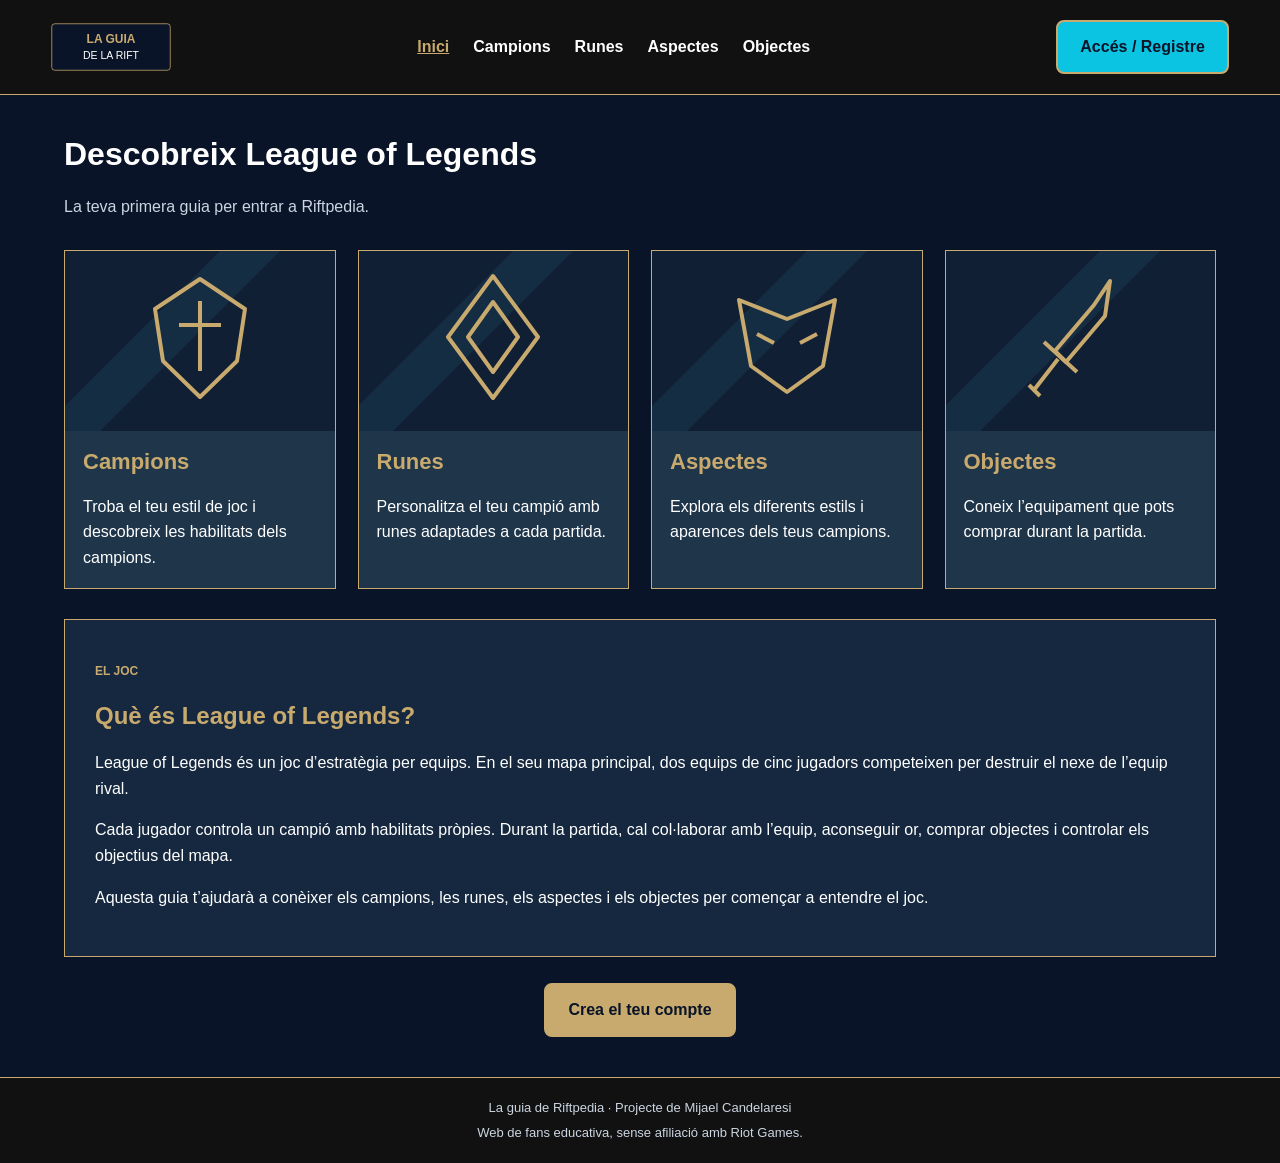
<file: index.html>
<!DOCTYPE html>
<html lang="ca">
<head>
    <meta charset="UTF-8">
    <meta name="viewport" content="width=device-width, initial-scale=1.0">
    <title>Inici | La guia de Riftpedia</title>
    <link rel="stylesheet" href="styles/styles.css">
</head>
<body>
    <a class="salt-contingut" href="#contingut-principal">Salta al contingut principal</a>
    <header class="capcalera">
        <a class="logotip" href="index.html">
            <img src="img/logotip.svg" alt="La guia de Riftpedia – Inici">
        </a>
        <nav class="navegacio" aria-label="Navegació principal">
            <a href="index.html" aria-current="page">Inici</a>
            <a href="index.html#campions">Campions</a>
            <a href="index.html#runes">Runes</a>
            <a href="index.html#aspectes">Aspectes</a>
            <a href="index.html#objectes">Objectes</a>
        </nav>
        <a class="boto boto-acces" href="login.html">Accés / Registre</a>
    </header>
    <main class="contingut-principal" id="contingut-principal" tabindex="-1">
        <h1>Descobreix League of Legends</h1>
        <p class="introduccio">La teva primera guia per entrar a Riftpedia.</p>
        <!-- Les quatre targetes ocupen una mateixa fila en pantalles grans. -->
        <section class="seccions" aria-label="Seccions de la guia">
            <article class="targeta" id="campions">
                <img src="img/campions.svg" alt="" class="imatge-targeta">
                <div class="text-targeta">
                    <h2>Campions</h2>
                    <p>Troba el teu estil de joc i descobreix les habilitats dels campions.</p>
                </div>
            </article>
            <article class="targeta" id="runes">
                <img src="img/runes.svg" alt="" class="imatge-targeta">
                <div class="text-targeta">
                    <h2>Runes</h2>
                    <p>Personalitza el teu campió amb runes adaptades a cada partida.</p>
                </div>
            </article>
            <article class="targeta" id="aspectes">
                <img src="img/aspectes.svg" alt="" class="imatge-targeta">
                <div class="text-targeta">
                    <h2>Aspectes</h2>
                    <p>Explora els diferents estils i aparences dels teus campions.</p>
                </div>
            </article>
            <article class="targeta" id="objectes">
                <img src="img/objectes.svg" alt="" class="imatge-targeta">
                <div class="text-targeta">
                    <h2>Objectes</h2>
                    <p>Coneix l’equipament que pots comprar durant la partida.</p>
                </div>
            </article>
        </section>
        <section class="explicacio" id="sobre-el-joc" aria-labelledby="titol-joc">
            <p class="etiqueta">EL JOC</p>
            <h2 id="titol-joc">Què és League of Legends?</h2>
            <p>League of Legends és un joc d’estratègia per equips. En el seu mapa principal, dos equips de cinc jugadors competeixen per destruir el nexe de l’equip rival.</p>
            <p>Cada jugador controla un campió amb habilitats pròpies. Durant la partida, cal col·laborar amb l’equip, aconseguir or, comprar objectes i controlar els objectius del mapa.</p>
            <p>Aquesta guia t’ajudarà a conèixer els campions, les runes, els aspectes i els objectes per començar a entendre el joc.</p>
        </section>
        <p class="accio-principal">
            <a class="boto boto-daurat" href="register.html">Crea el teu compte</a>
        </p>
    </main>
    <footer class="peu-pagina">
        <p>La guia de Riftpedia · Projecte de Mijael Candelaresi</p>
        <p>Web de fans educativa, sense afiliació amb Riot Games.</p>
    </footer>
</body>
</html>
</file>
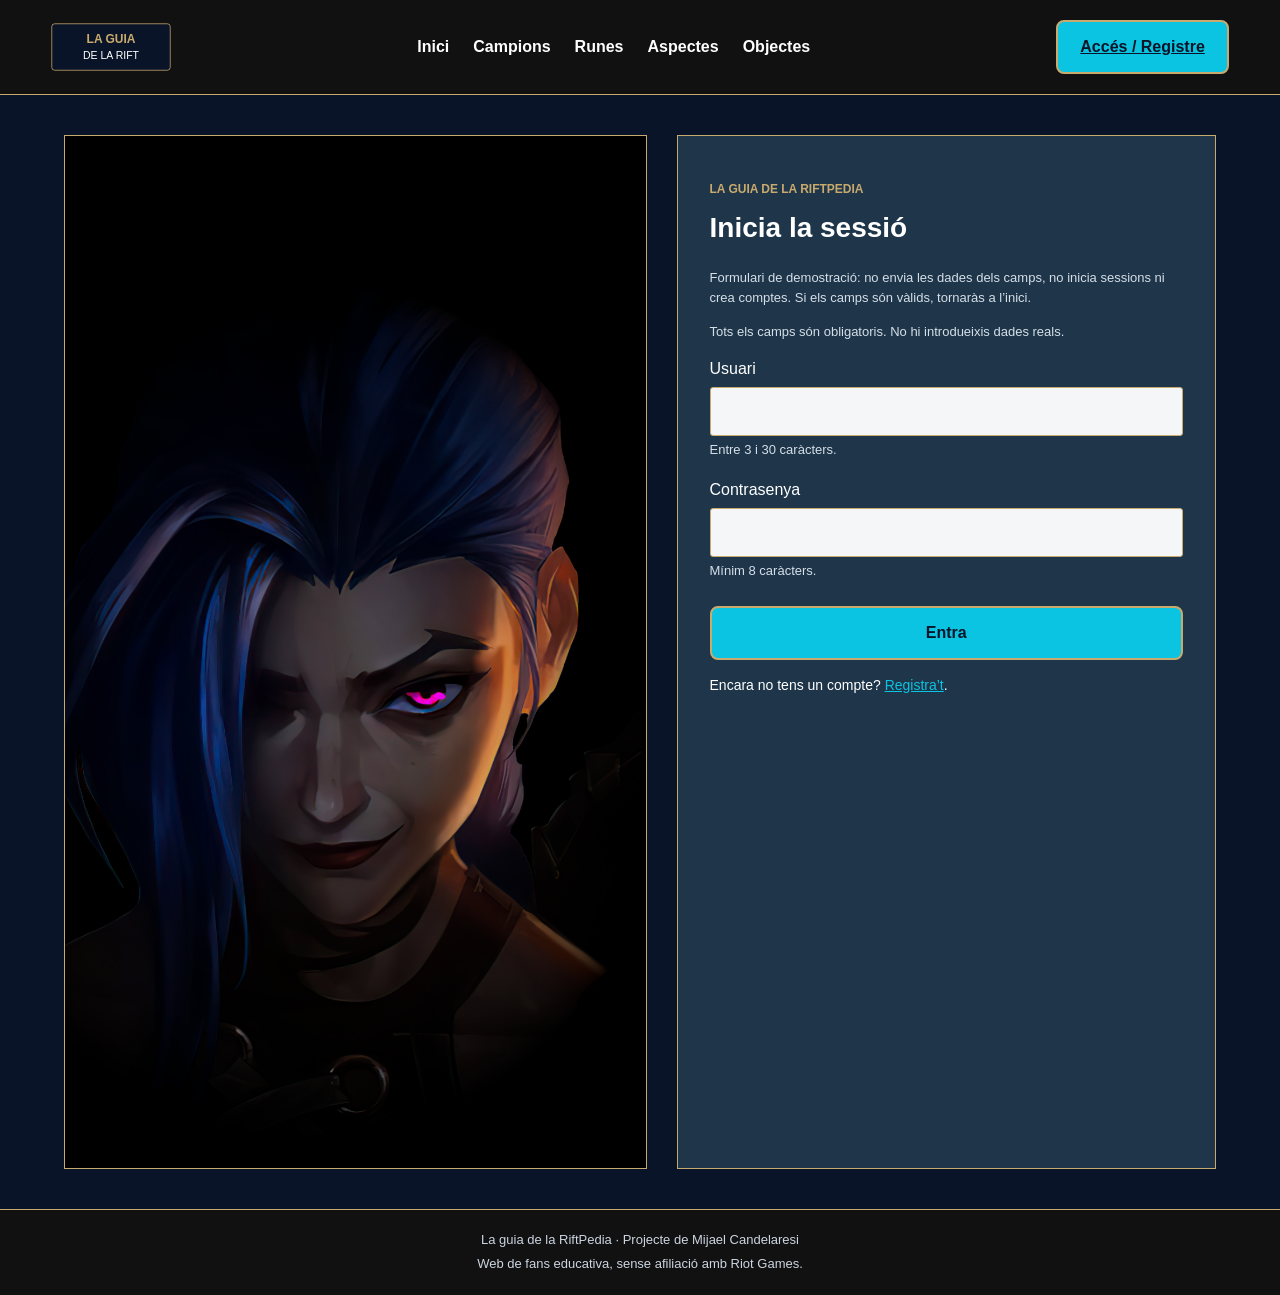
<file: login.html>
<!DOCTYPE html>
<html lang="ca">
<head>
    <meta charset="UTF-8">
    <meta name="viewport" content="width=device-width, initial-scale=1.0">
    <title>Inicia la sessió | La guia de la RiftPedia</title>
    <link rel="stylesheet" href="styles/styles.css">
</head>
<body>
    <a class="salt-contingut" href="#contingut-principal">Salta al contingut principal</a>
    <header class="capcalera">
        <a class="logotip" href="index.html">
            <img src="img/logotip.svg" alt="La guia de Riftpedia – Inici">
        </a>
        <nav class="navegacio" aria-label="Navegació principal">
            <a href="index.html">Inici</a>
            <a href="index.html#campions">Campions</a>
            <a href="index.html#runes">Runes</a>
            <a href="index.html#aspectes">Aspectes</a>
            <a href="index.html#objectes">Objectes</a>
        </nav>
        <a class="boto boto-acces" href="login.html" aria-current="page">Accés / Registre</a>
    </header>
    <main class="contingut-formulari" id="contingut-principal" tabindex="-1">
        
        <div class="panell-imatge">
            <img src="img/arcane.png" alt="">
        </div>
        <section class="panell-formulari" aria-labelledby="titol-formulari">
            <header>
                <p class="etiqueta">LA GUIA DE LA RIFTPEDIA</p>
                <h1 id="titol-formulari">Inicia la sessió</h1>
            </header>
            <p class="avis">Formulari de demostració: no envia les dades dels camps, no inicia sessions ni crea comptes. Si els camps són vàlids, tornaràs a l’inici.</p>
            <p class="avis" id="camps-obligatoris">Tots els camps són obligatoris. No hi introdueixis dades reals.</p>
            <form aria-describedby="camps-obligatoris" id="formulari-acces" action="index.html" method="get">
                <p class="camp">
                    <label for="usuari">Usuari</label>
                    <input type="text" id="usuari" required minlength="3" maxlength="30" autocomplete="username" aria-describedby="ajuda-usuari">
                    <small id="ajuda-usuari">Entre 3 i 30 caràcters.</small>
                </p>
                <p class="camp">
                    <label for="contrasenya">Contrasenya</label>
                    <input type="password" id="contrasenya" required minlength="8" autocomplete="current-password" aria-describedby="ajuda-contrasenya">
                    <small id="ajuda-contrasenya">Mínim 8 caràcters.</small>
                </p>
                <button type="submit" class="boto boto-formulari">Entra</button>
            </form>
            <p class="enllac-formulari">Encara no tens un compte? <a href="register.html">Registra’t</a>.</p>
        </section>
    </main>
    <footer class="peu-pagina">
        <p>La guia de la RiftPedia · Projecte de Mijael Candelaresi</p>
        <p>Web de fans educativa, sense afiliació amb Riot Games.</p>
    </footer>
</body>
</html>
</file>
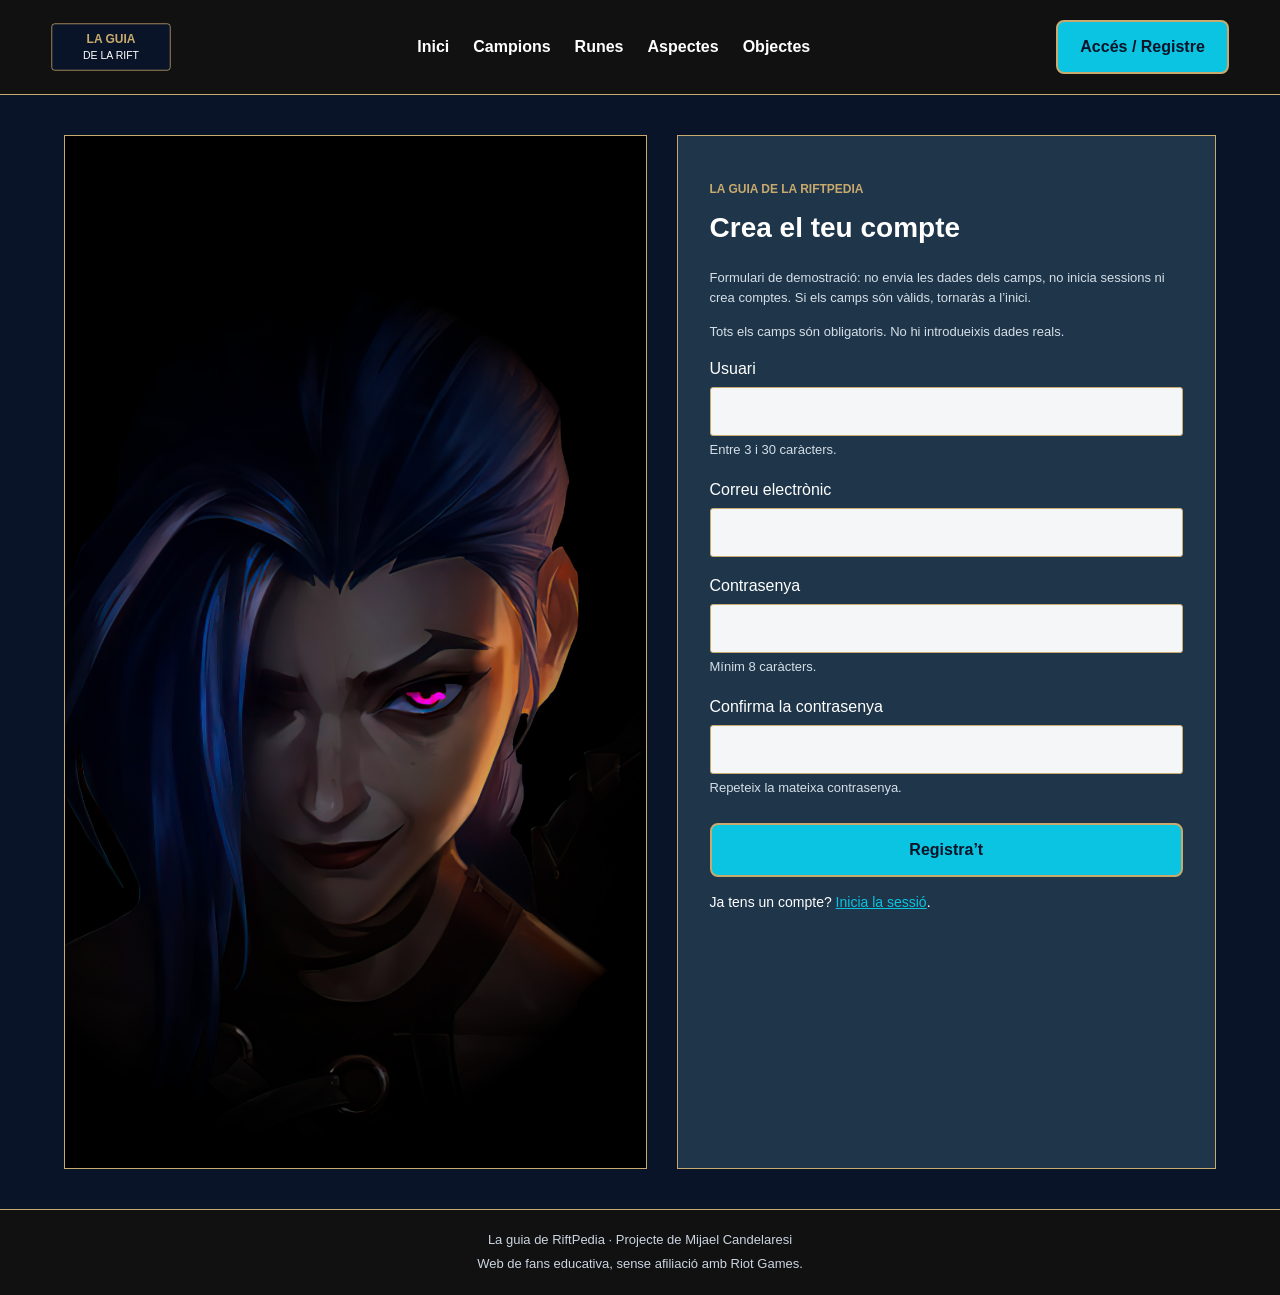
<file: register.html>
<!DOCTYPE html>
<html lang="ca">
<head>
    <meta charset="UTF-8">
    <meta name="viewport" content="width=device-width, initial-scale=1.0">
    <title>Crea el teu compte | La guia de la RiftPedia</title>
    <link rel="stylesheet" href="styles/styles.css">
</head>
<body>
    <a class="salt-contingut" href="#contingut-principal">Salta al contingut principal</a>
    <header class="capcalera">
        <a class="logotip" href="index.html">
            <img src="img/logotip.svg" alt="La guia de Riftpedia – Inici">
        </a>
        <nav class="navegacio" aria-label="Navegació principal">
            <a href="index.html">Inici</a>
            <a href="index.html#campions">Campions</a>
            <a href="index.html#runes">Runes</a>
            <a href="index.html#aspectes">Aspectes</a>
            <a href="index.html#objectes">Objectes</a>
        </nav>
        <a class="boto boto-acces" href="login.html">Accés / Registre</a>
    </header>
    <main class="contingut-formulari" id="contingut-principal" tabindex="-1">
        <div class="panell-imatge">
            <img src="img/arcane.png" alt="">
        </div>
        <section class="panell-formulari" aria-labelledby="titol-formulari">
            <header>
                <p class="etiqueta">LA GUIA DE LA RIFTPEDIA</p>
                <h1 id="titol-formulari">Crea el teu compte</h1>
            </header>
            <p class="avis">Formulari de demostració: no envia les dades dels camps, no inicia sessions ni crea comptes. Si els camps són vàlids, tornaràs a l’inici.</p>
            <p class="avis" id="camps-obligatoris">Tots els camps són obligatoris. No hi introdueixis dades reals.</p>
            <form aria-describedby="camps-obligatoris" id="formulari-registre" action="index.html" method="get">
                <p class="camp">
                    <label for="usuari">Usuari</label>
                    <input type="text" id="usuari" required minlength="3" maxlength="30" autocomplete="username" aria-describedby="ajuda-usuari">
                    <small id="ajuda-usuari">Entre 3 i 30 caràcters.</small>
                </p>
                <p class="camp">
                    <label for="correu">Correu electrònic</label>
                    <input type="email" id="correu" required autocomplete="email">
                </p>
                <p class="camp">
                    <label for="contrasenya">Contrasenya</label>
                    <input type="password" id="contrasenya" required minlength="8" autocomplete="new-password" aria-describedby="ajuda-contrasenya">
                    <small id="ajuda-contrasenya">Mínim 8 caràcters.</small>
                </p>
                <p class="camp">
                    <label for="confirmacio">Confirma la contrasenya</label>
                    <input type="password" id="confirmacio" required minlength="8" autocomplete="new-password" aria-describedby="ajuda-confirmacio">
                    <small id="ajuda-confirmacio">Repeteix la mateixa contrasenya.</small>
                </p>
                <button type="submit" class="boto boto-formulari">Registra’t</button>
            </form>
            <p class="enllac-formulari">Ja tens un compte? <a href="login.html">Inicia la sessió</a>.</p>
        </section>
    </main>
    <footer class="peu-pagina">
        <p>La guia de RiftPedia · Projecte de Mijael Candelaresi</p>
        <p>Web de fans educativa, sense afiliació amb Riot Games.</p>
    </footer>
</body>
</html>
</file>
<file: styles/styles.css>
/* Colors principals: blau fosc #0a1428, turquesa #0bc4e2 i daurat #c8aa6e. */
/* El navegador utilitza Inter si està instal·lada; si no, Arial. */

* {
    box-sizing: border-box;
}

body {
    margin: 0;
    background-color: #0a1428;
    color: #ffffff;
    font-family: Inter, Arial, sans-serif;
    line-height: 1.6;
    min-height: 100vh;
    display: flex;
    flex-direction: column;
}
main {
    flex-grow: 1;
}
a {
    color: #0bc4e2;
}
a:focus-visible, button:focus-visible, input:focus-visible {
    outline: 3px solid #ffffff;
    outline-offset: 4px;
}
.capcalera {
    display: flex;
    align-items: center;
    gap: 24px;
    padding: 20px 4%;
    background-color: #111111;
    border-bottom: 1px solid #c8aa6e;
}
.logotip img {
    display: block;
    width: 120px;
}
.navegacio {
    display: flex;
    flex: 1;
    justify-content: center;
    flex-wrap: wrap;
    gap: 24px;
}
.navegacio a {
    color: #ffffff;
    text-decoration: none;
    font-weight: bold;
    min-height: 24px;
}
.navegacio a:hover, .navegacio a[aria-current="page"] {
    color: #c8aa6e;
    text-decoration: underline;
}
.boto {
    display: inline-block;
    padding: 12px 22px;
    border: 2px solid #c8aa6e;
    border-radius: 8px;
    background-color: #0bc4e2;
    color: #0a1428;
    font: inherit;
    font-weight: bold;
    text-align: center;
    text-decoration: none;
    cursor: pointer;
}
.boto:hover {
    background-color: #63e4f4;
}
h1, h2 {
    line-height: 1.2;
}
h1 {
    margin-top: 0;
    font-size: 2rem;
}
h2 {
    color: #c8aa6e;
}
.contingut-principal {
    /* Evita que el text ampliat surti de les targetes. */
    overflow-wrap: break-word;
    width: 100%;
    max-width: 1200px;
    margin: 0 auto;
    padding: 40px 24px;
}
.introduccio {
    color: #cbd5e1;
    margin-bottom: 30px;
}
.seccions {
    display: grid;
    grid-template-columns: 1fr 1fr 1fr 1fr;
    gap: 22px;
}
.targeta {
    min-width: 0;
    background-color: #1e354a;
    border: 1px solid #c8aa6e;
}
.imatge-targeta {
    display: block;
    width: 100%;
    height: 180px;
    object-fit: cover;
}
.text-targeta {
    padding: 18px;
}
.text-targeta h2 {
    margin-top: 0;
    font-size: 1.375rem;
}
.text-targeta p {
    margin-bottom: 0;
}
.explicacio {
    margin-top: 30px;
    padding: 30px;
    border: 1px solid #c8aa6e;
    background-color: #15283f;
}
.etiqueta {
    color: #c8aa6e;
    font-size: 0.75rem;
    font-weight: bold;
}
.accio-principal {
    margin: 26px 0 0;
    text-align: center;
}
.boto-daurat {
    background-color: #c8aa6e;
}
.boto-daurat:hover {
    background-color: #e3c78d;
}
.boto:active {
    background-color: #ffffff;
}
/* Les dues columnes de les pàgines d'accés i registre. */
.contingut-formulari {
    display: flex;
    gap: 30px;
    width: 100%;
    max-width: 1200px;
    margin: 40px auto;
    padding: 0 24px;
}
.panell-imatge, .panell-formulari {
    min-width: 0;
    background-color: #1e354a;
    border: 1px solid #c8aa6e;
}
.panell-imatge {
    display: flex;
    width: 52%;
}
.panell-imatge img {
    width: 100%;
    object-fit: cover;
}
.panell-formulari {
    width: 48%;
    padding: 32px;
}
.panell-formulari h1 {
    font-size: 1.75rem;
}
.avis, small {
    color: #d5dfe8;
    font-size: 0.8125rem;
}
.camp {
    margin: 0 0 16px;
}
.camp label, .camp small {
    display: block;
    margin-bottom: 5px;
}
.camp input {
    width: 100%;
    padding: 11px;
    border: 1px solid #c8aa6e;
    border-radius: 3px;
    background-color: #f4f6f8;
    color: #0a1428;
    font: inherit;
}
.camp small {
    margin-top: 4px;
}
.boto-formulari {
    width: 100%;
    margin-top: 8px;
}
.enllac-formulari {
    font-size: 0.875rem;
}
.peu-pagina {
    padding: 16px;
    background-color: #111111;
    border-top: 1px solid #c8aa6e;
    text-align: center;
    font-size: 0.8125rem;
    color: #cbd5e1;
}
.peu-pagina p {
    margin: 4px 0;
}
/* Accessibilitat: focus i estat de la navegació. */
main:focus-visible {
    outline: 3px solid #ffffff;
    outline-offset: -4px;
}
.navegacio a:focus-visible,
.boto[aria-current="page"] {
    text-decoration: underline;
}
.enllac-formulari a:visited {
    color: #c8aa6e;
}

/* Enllaç per saltar al contingut principal (visible amb el focus). */
.salt-contingut {
    position: absolute;
    left: -10000px;
    width: 1px;
    height: 1px;
    overflow: hidden;
}
.salt-contingut:focus {
    position: static;
    text-align: center;
    width: auto;
    height: auto;
    padding: 10px;
    background-color: #0bc4e2;
    color: #0a1428;
    font-weight: bold;
}

/* En mòbils, els blocs es col·loquen un sota l'altre. */
@media (max-width: 800px) {
    .capcalera {
        flex-wrap: wrap;
        justify-content: center;
        gap: 16px;
    }
    .navegacio {
        flex: auto;
        width: 100%;
        gap: 14px;
    }
    .seccions {
        grid-template-columns: 1fr 1fr;
    }
    .contingut-formulari {
        flex-direction: column;
    }
    .panell-imatge, .panell-formulari {
        width: 100%;
    }
    .panell-imatge img {
        height: 260px;
    }
}
@media (max-width: 480px) {
    .seccions {
        grid-template-columns: 1fr;
    }
    .panell-formulari, .explicacio {
        padding: 22px;
    }
}
</file>
